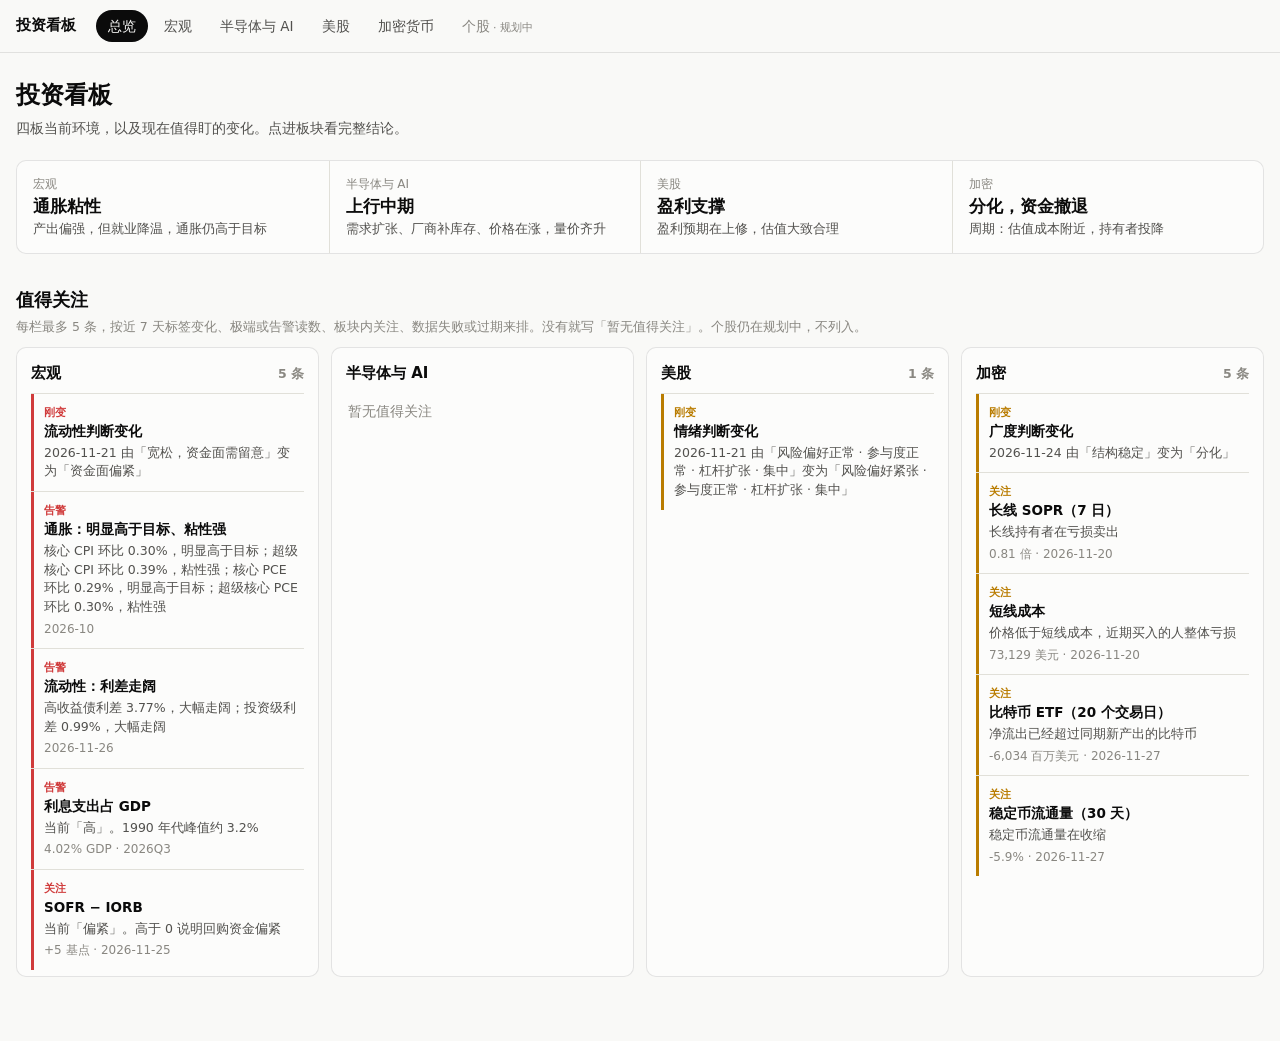
<file: index.html>
<!doctype html>
<html lang="zh-CN">
<head>
  <meta charset="utf-8">
  <meta name="viewport" content="width=device-width, initial-scale=1">
  <meta name="robots" content="noindex">
  <title>投资看板</title>
  <link rel="stylesheet" href="assets/css/site.css">
</head>
<body>
  <header class="topbar">
    <div class="topbar-inner">
      <a class="brand" href="index.html">投资看板</a>
      <nav class="nav" id="nav" aria-label="板块"></nav>
    </div>
  </header>
  <main>
    <div class="page-head">
      <div>
        <h1>投资看板</h1>
        <div class="sub">四板当前环境，以及现在值得盯的变化。点进板块看完整结论。</div>
      </div>
    </div>
    <section class="card env-strip" id="env" aria-label="四板当前环境">
      <div class="env-k">读取中…</div>
    </section>
    <h2 class="layer" id="attn-title">值得关注</h2>
    <p class="layer-sub">每栏最多 5 条，按近 7 天标签变化、极端或告警读数、板块内关注、数据失败或过期来排。没有就写「暂无值得关注」。个股仍在规划中，不列入。</p>
    <div class="attn" id="attn" aria-labelledby="attn-title"></div>
  </main>
  <script src="assets/js/common.js"></script>
  <script src="assets/js/overview.js"></script>
</body>
</html>
</file>
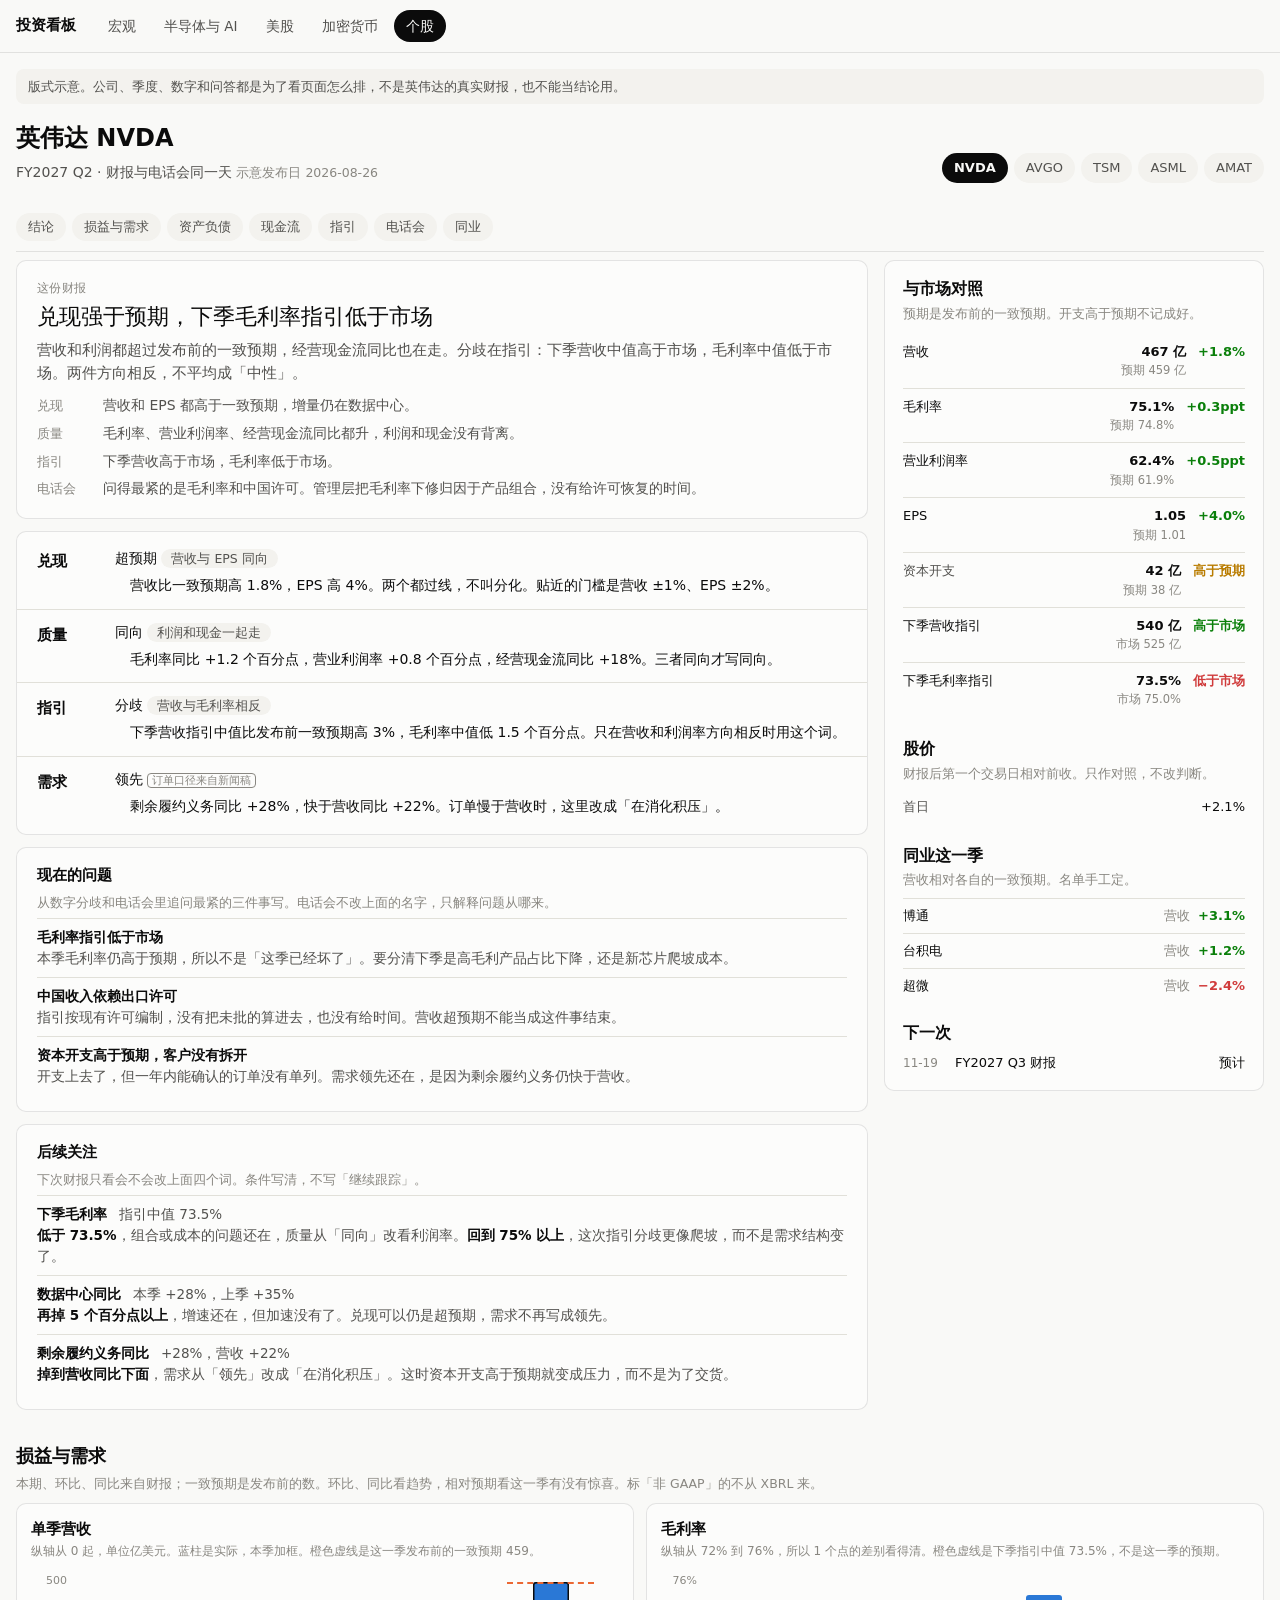
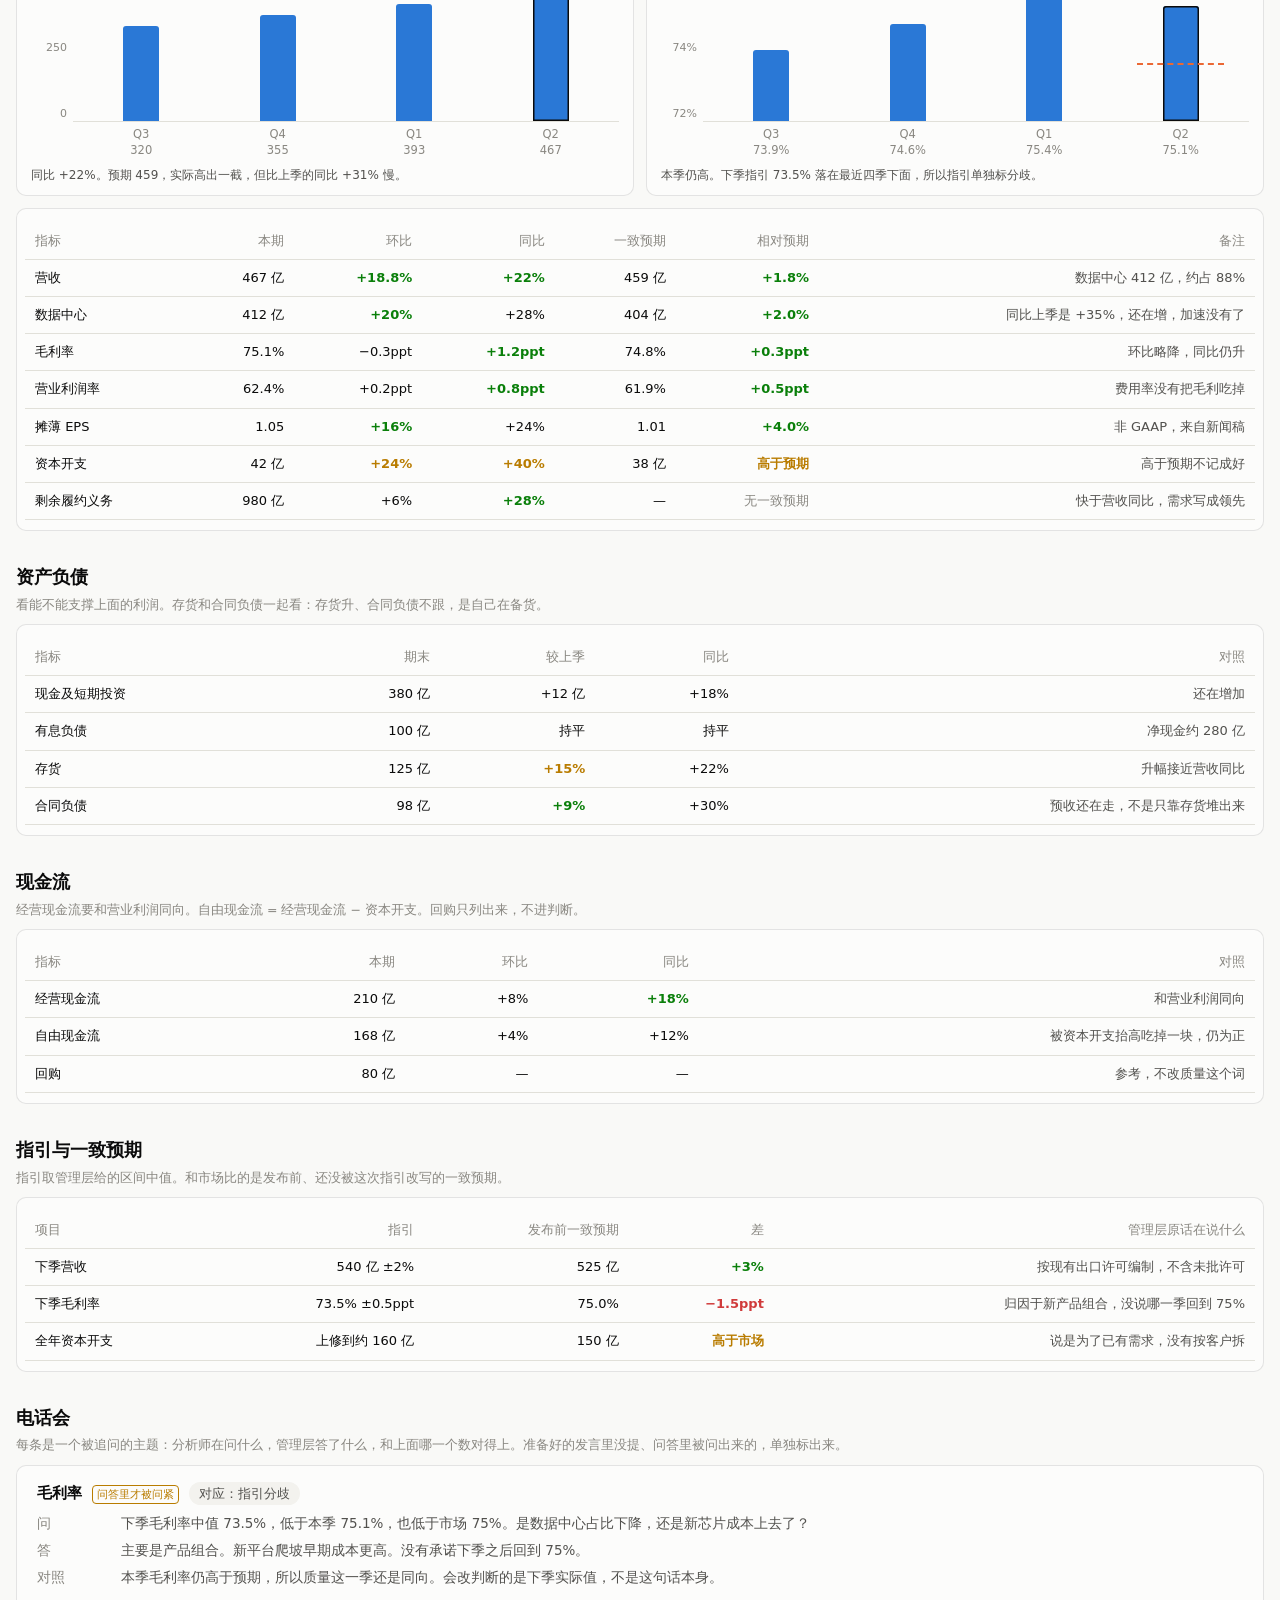
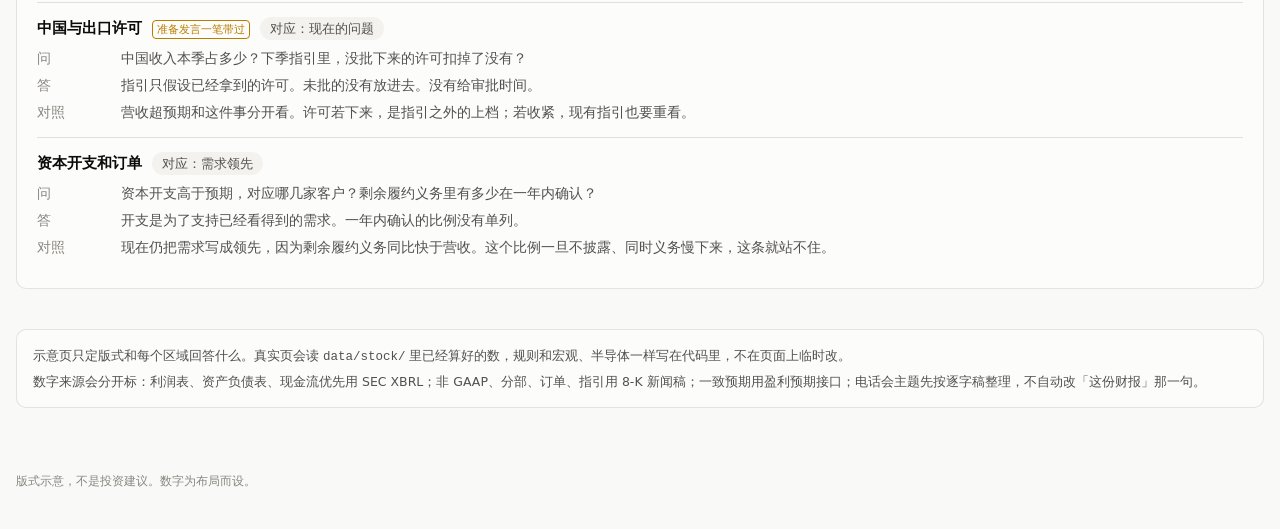
<file: design/stock-preview.html>
<!doctype html>
<html lang="zh-CN">
<head>
  <meta charset="utf-8">
  <meta name="viewport" content="width=device-width, initial-scale=1">
  <meta name="robots" content="noindex">
  <title>个股 · 英伟达 · 版式示意</title>
  <link rel="stylesheet" href="../assets/css/site.css">
  <style>
    .preview-banner {
      margin: -8px 0 16px; padding: 8px 12px; border-radius: 8px;
      background: var(--surface-2); color: var(--ink-2); font-size: 12.5px;
    }
    .co-switch { display: flex; flex-wrap: wrap; gap: 6px; }
    .co-switch a, .co-switch span {
      padding: 5px 12px; border-radius: 999px; background: var(--surface-2);
      color: var(--ink-2); font-size: 13px;
    }
    .co-switch .on { background: var(--ink); color: var(--page); font-weight: 600; }
    .beat { color: var(--st-ok); font-weight: 650; }
    .miss { color: var(--st-alert); font-weight: 650; }
    .split { color: var(--st-watch); font-weight: 650; }
    .kpi { padding: 4px 0 2px; }
    .kpi li { grid-template-columns: 92px minmax(0, 1fr) auto; }
    .kpi .up-num { font-weight: 600; color: var(--ink); }
    .peer { list-style: none; margin: 8px 0 0; padding: 0; }
    .peer li {
      display: grid; grid-template-columns: 1fr auto auto; gap: 8px;
      padding: 7px 0; border-top: 1px solid var(--grid); font-size: 13px;
      font-variant-numeric: tabular-nums;
    }
    .fin { padding: 6px 8px 10px; }
    .fin table.data { font-size: 13px; }
    .fin table.data th, .fin table.data td { padding: 8px 10px; }
    .fin table.data th { color: var(--muted); font-weight: 500; }
    .name-cell { text-align: left; font-weight: 500; }
    .note-cell { text-align: left; color: var(--ink-2); white-space: normal; min-width: 180px; }
    .qa { padding: 16px 20px; display: grid; gap: 0; }
    .qa-item { padding: 14px 0; border-top: 1px solid var(--grid); }
    .qa-item:first-child { border-top: 0; padding-top: 0; }
    .qa-top { display: flex; gap: 10px; align-items: baseline; flex-wrap: wrap; }
    .qa-top h3 { font-size: 15px; }
    .qa-grid { display: grid; grid-template-columns: 72px minmax(0, 1fr); gap: 6px 12px; margin-top: 8px; font-size: 13.5px; line-height: 1.55; }
    .qa-k { color: var(--muted); }
    .qa-grid p { margin: 0; color: var(--ink-2); }
    .plot { display: grid; grid-template-columns: 36px minmax(0, 1fr); gap: 6px; margin-top: 12px; }
    .yaxis { display: flex; flex-direction: column; justify-content: space-between; height: 150px; font-size: 11px; color: var(--muted); text-align: right; font-variant-numeric: tabular-nums; }
    .plot-area { position: relative; height: 150px; display: grid; grid-template-columns: repeat(4, 1fr); align-items: end; border-bottom: 1px solid var(--grid); }
    .col { position: relative; height: 100%; display: flex; align-items: flex-end; justify-content: center; }
    .bar { width: 36px; background: var(--s1); border-radius: 3px 3px 0 0; }
    .bar.now { box-shadow: inset 0 0 0 1.5px var(--ink); }
    .est { position: absolute; left: 18%; right: 18%; height: 0; border-top: 2px dashed var(--s2); }
    .xlab { position: absolute; top: calc(100% + 6px); left: 0; right: 0; text-align: center; font-size: 11.5px; color: var(--muted); font-variant-numeric: tabular-nums; line-height: 1.35; }
    .chart .c-body.mock { height: auto; padding-bottom: 36px; }
    .chart .c-body.mock { height: auto; }
    .two { display: grid; grid-template-columns: 1.3fr .7fr; gap: 12px; }
    @media (max-width: 860px) { .two { grid-template-columns: 1fr; } .qa-grid { grid-template-columns: 1fr; } }
  </style>
</head>
<body>
  <header class="topbar">
    <div class="topbar-inner">
      <a class="brand" href="../index.html">投资看板</a>
      <nav class="nav" aria-label="板块">
        <a href="../macro.html">宏观</a>
        <a href="../semis.html">半导体与 AI</a>
        <a href="../us.html">美股</a>
        <a href="../crypto.html">加密货币</a>
        <a href="stock-preview.html" class="active" aria-current="page">个股</a>
      </nav>
    </div>
  </header>
  <main>
    <p class="preview-banner">版式示意。公司、季度、数字和问答都是为了看页面怎么排，不是英伟达的真实财报，也不能当结论用。</p>

    <div class="page-head">
      <div>
        <h1>英伟达 NVDA</h1>
        <div class="sub">FY2027 Q2 · 财报与电话会同一天 <span class="muted small">示意发布日 2026-08-26</span></div>
      </div>
      <div class="co-switch" aria-label="观察名单">
        <span class="on">NVDA</span>
        <span>AVGO</span>
        <span>TSM</span>
        <span>ASML</span>
        <span>AMAT</span>
      </div>
    </div>

    <div class="section-nav">
      <div class="chips">
        <a href="#verdict">结论</a>
        <a href="#pl">损益与需求</a>
        <a href="#bs">资产负债</a>
        <a href="#cf">现金流</a>
        <a href="#guide">指引</a>
        <a href="#call">电话会</a>
        <a href="#peers">同业</a>
      </div>
    </div>

    <div class="top">
      <div class="top-main">
        <section class="card verdict" id="verdict">
          <div class="v-label">这份财报</div>
          <div class="v-head">兑现强于预期，下季毛利率指引低于市场</div>
          <p class="v-meaning">营收和利润都超过发布前的一致预期，经营现金流同比也在走。分歧在指引：下季营收中值高于市场，毛利率中值低于市场。两件方向相反，不平均成「中性」。</p>
          <ul class="v-lines">
            <li><span class="v-k">兑现</span><span>营收和 EPS 都高于一致预期，增量仍在数据中心。</span></li>
            <li><span class="v-k">质量</span><span>毛利率、营业利润率、经营现金流同比都升，利润和现金没有背离。</span></li>
            <li><span class="v-k">指引</span><span>下季营收高于市场，毛利率低于市场。</span></li>
            <li><span class="v-k">电话会</span><span>问得最紧的是毛利率和中国许可。管理层把毛利率下修归因于产品组合，没有给许可恢复的时间。</span></li>
          </ul>
        </section>

        <section class="card states" aria-label="四个判断">
          <a class="st-row" href="#pl">
            <div class="st-name">兑现</div>
            <div class="st-body">
              <div class="st-head">超预期 <span class="tag-state">营收与 EPS 同向</span></div>
              <div class="st-why">营收比一致预期高 1.8%，EPS 高 4%。两个都过线，不叫分化。贴近的门槛是营收 ±1%、EPS ±2%。</div>
            </div>
          </a>
          <a class="st-row" href="#pl">
            <div class="st-name">质量</div>
            <div class="st-body">
              <div class="st-head">同向 <span class="tag-state">利润和现金一起走</span></div>
              <div class="st-why">毛利率同比 +1.2 个百分点，营业利润率 +0.8 个百分点，经营现金流同比 +18%。三者同向才写同向。</div>
            </div>
          </a>
          <a class="st-row" href="#guide">
            <div class="st-name">指引</div>
            <div class="st-body">
              <div class="st-head">分歧 <span class="tag-state">营收与毛利率相反</span></div>
              <div class="st-why">下季营收指引中值比发布前一致预期高 3%，毛利率中值低 1.5 个百分点。只在营收和利润率方向相反时用这个词。</div>
            </div>
          </a>
          <a class="st-row" href="#pl">
            <div class="st-name">需求</div>
            <div class="st-body">
              <div class="st-head">领先 <span class="tag tag-ref">订单口径来自新闻稿</span></div>
              <div class="st-why">剩余履约义务同比 +28%，快于营收同比 +22%。订单慢于营收时，这里改成「在消化积压」。</div>
            </div>
          </a>
        </section>

        <section class="card watch-card" id="problems">
          <h2 class="sub-h">现在的问题</h2>
          <p class="small muted">从数字分歧和电话会里追问最紧的三件事写。电话会不改上面的名字，只解释问题从哪来。</p>
          <ul class="wl">
            <li>
              <div><span class="w-name">毛利率指引低于市场</span></div>
              <div class="w-sig">本季毛利率仍高于预期，所以不是「这季已经坏了」。要分清下季是高毛利产品占比下降，还是新芯片爬坡成本。</div>
            </li>
            <li>
              <div><span class="w-name">中国收入依赖出口许可</span></div>
              <div class="w-sig">指引按现有许可编制，没有把未批的算进去，也没有给时间。营收超预期不能当成这件事结束。</div>
            </li>
            <li>
              <div><span class="w-name">资本开支高于预期，客户没有拆开</span></div>
              <div class="w-sig">开支上去了，但一年内能确认的订单没有单列。需求领先还在，是因为剩余履约义务仍快于营收。</div>
            </li>
          </ul>
        </section>

        <section class="card watch-card" id="watch">
          <h2 class="sub-h">后续关注</h2>
          <p class="small muted">下次财报只看会不会改上面四个词。条件写清，不写「继续跟踪」。</p>
          <ul class="wl">
            <li>
              <div><span class="w-name">下季毛利率</span><span class="w-now">指引中值 73.5%</span></div>
              <div class="w-sig"><b>低于 73.5%</b>，组合或成本的问题还在，质量从「同向」改看利润率。<b>回到 75% 以上</b>，这次指引分歧更像爬坡，而不是需求结构变了。</div>
            </li>
            <li>
              <div><span class="w-name">数据中心同比</span><span class="w-now">本季 +28%，上季 +35%</span></div>
              <div class="w-sig"><b>再掉 5 个百分点以上</b>，增速还在，但加速没有了。兑现可以仍是超预期，需求不再写成领先。</div>
            </li>
            <li>
              <div><span class="w-name">剩余履约义务同比</span><span class="w-now">+28%，营收 +22%</span></div>
              <div class="w-sig"><b>掉到营收同比下面</b>，需求从「领先」改成「在消化积压」。这时资本开支高于预期就变成压力，而不是为了交货。</div>
            </li>
          </ul>
        </section>
      </div>

      <aside class="card side">
        <h2>与市场对照</h2>
        <p class="small muted">预期是发布前的一致预期。开支高于预期不记成好。</p>
        <ul class="reads kpi">
          <li class="hi">
            <span class="up-title">营收</span>
            <span class="up-num">467 亿<small>预期 459 亿</small></span>
            <span class="beat">+1.8%</span>
          </li>
          <li class="hi">
            <span class="up-title">毛利率</span>
            <span class="up-num">75.1%<small>预期 74.8%</small></span>
            <span class="beat">+0.3ppt</span>
          </li>
          <li class="hi">
            <span class="up-title">营业利润率</span>
            <span class="up-num">62.4%<small>预期 61.9%</small></span>
            <span class="beat">+0.5ppt</span>
          </li>
          <li class="hi">
            <span class="up-title">EPS</span>
            <span class="up-num">1.05<small>预期 1.01</small></span>
            <span class="beat">+4.0%</span>
          </li>
          <li>
            <span class="up-title">资本开支</span>
            <span class="up-num">42 亿<small>预期 38 亿</small></span>
            <span class="split">高于预期</span>
          </li>
          <li class="hi">
            <span class="up-title">下季营收指引</span>
            <span class="up-num">540 亿<small>市场 525 亿</small></span>
            <span class="beat">高于市场</span>
          </li>
          <li class="hi">
            <span class="up-title">下季毛利率指引</span>
            <span class="up-num">73.5%<small>市场 75.0%</small></span>
            <span class="miss">低于市场</span>
          </li>
        </ul>

        <h2 class="side-h2">股价</h2>
        <p class="small muted">财报后第一个交易日相对前收。只作对照，不改判断。</p>
        <ul class="reads">
          <li><span class="up-title">首日</span><span class="up-num">+2.1%</span></li>
        </ul>

        <h2 class="side-h2" id="peers">同业这一季</h2>
        <p class="small muted">营收相对各自的一致预期。名单手工定。</p>
        <ul class="peer">
          <li><span>博通</span><span class="muted">营收</span><span class="beat">+3.1%</span></li>
          <li><span>台积电</span><span class="muted">营收</span><span class="beat">+1.2%</span></li>
          <li><span>超微</span><span class="muted">营收</span><span class="miss">−2.4%</span></li>
        </ul>

        <h2 class="side-h2">下一次</h2>
        <ul class="up-list">
          <li class="hi">
            <span class="up-time">11-19</span>
            <span class="up-title">FY2027 Q3 财报</span>
            <span class="up-num">预计</span>
          </li>
        </ul>
      </aside>
    </div>

    <h2 class="layer" id="pl">损益与需求</h2>
    <p class="layer-sub">本期、环比、同比来自财报；一致预期是发布前的数。环比、同比看趋势，相对预期看这一季有没有惊喜。标「非 GAAP」的不从 XBRL 来。</p>

    <div class="charts">
      <article class="card chart">
        <h3>单季营收</h3>
        <div class="c-sub">纵轴从 0 起，单位亿美元。蓝柱是实际，本季加框。橙色虚线是这一季发布前的一致预期 459。</div>
        <div class="c-body mock">
          <div class="plot" aria-hidden="true">
            <div class="yaxis"><span>500</span><span>250</span><span>0</span></div>
            <div class="plot-area">
              <div class="col"><div class="bar" style="height:64%"></div><span class="xlab">Q3<br>320</span></div>
              <div class="col"><div class="bar" style="height:71%"></div><span class="xlab">Q4<br>355</span></div>
              <div class="col"><div class="bar" style="height:78.6%"></div><span class="xlab">Q1<br>393</span></div>
              <div class="col"><div class="bar now" style="height:93.4%"></div><i class="est" style="bottom:91.8%"></i><span class="xlab">Q2<br>467</span></div>
            </div>
          </div>
        </div>
        <div class="c-note">同比 +22%。预期 459，实际高出一截，但比上季的同比 +31% 慢。</div>
      </article>
      <article class="card chart">
        <h3>毛利率</h3>
        <div class="c-sub">纵轴从 72% 到 76%，所以 1 个点的差别看得清。橙色虚线是下季指引中值 73.5%，不是这一季的预期。</div>
        <div class="c-body mock">
          <div class="plot" aria-hidden="true">
            <div class="yaxis"><span>76%</span><span>74%</span><span>72%</span></div>
            <div class="plot-area">
              <div class="col"><div class="bar" style="height:47.5%"></div><span class="xlab">Q3<br>73.9%</span></div>
              <div class="col"><div class="bar" style="height:65%"></div><span class="xlab">Q4<br>74.6%</span></div>
              <div class="col"><div class="bar" style="height:85%"></div><span class="xlab">Q1<br>75.4%</span></div>
              <div class="col"><div class="bar now" style="height:77.5%"></div><i class="est" style="bottom:37.5%"></i><span class="xlab">Q2<br>75.1%</span></div>
            </div>
          </div>
        </div>
        <div class="c-note">本季仍高。下季指引 73.5% 落在最近四季下面，所以指引单独标分歧。</div>
      </article>
    </div>

    <div class="card fin" style="margin-top:12px">
      <div class="table-wrap">
        <table class="data">
          <thead>
            <tr>
              <th>指标</th><th>本期</th><th>环比</th><th>同比</th><th>一致预期</th><th>相对预期</th><th>备注</th>
            </tr>
          </thead>
          <tbody>
            <tr>
              <td class="name-cell">营收</td><td>467 亿</td><td class="beat">+18.8%</td><td class="beat">+22%</td><td>459 亿</td><td class="beat">+1.8%</td>
              <td class="note-cell">数据中心 412 亿，约占 88%</td>
            </tr>
            <tr>
              <td class="name-cell">数据中心</td><td>412 亿</td><td class="beat">+20%</td><td>+28%</td><td>404 亿</td><td class="beat">+2.0%</td>
              <td class="note-cell">同比上季是 +35%，还在增，加速没有了</td>
            </tr>
            <tr>
              <td class="name-cell">毛利率</td><td>75.1%</td><td>−0.3ppt</td><td class="beat">+1.2ppt</td><td>74.8%</td><td class="beat">+0.3ppt</td>
              <td class="note-cell">环比略降，同比仍升</td>
            </tr>
            <tr>
              <td class="name-cell">营业利润率</td><td>62.4%</td><td>+0.2ppt</td><td class="beat">+0.8ppt</td><td>61.9%</td><td class="beat">+0.5ppt</td>
              <td class="note-cell">费用率没有把毛利吃掉</td>
            </tr>
            <tr>
              <td class="name-cell">摊薄 EPS</td><td>1.05</td><td class="beat">+16%</td><td>+24%</td><td>1.01</td><td class="beat">+4.0%</td>
              <td class="note-cell">非 GAAP，来自新闻稿</td>
            </tr>
            <tr>
              <td class="name-cell">资本开支</td><td>42 亿</td><td class="split">+24%</td><td class="split">+40%</td><td>38 亿</td><td class="split">高于预期</td>
              <td class="note-cell">高于预期不记成好</td>
            </tr>
            <tr>
              <td class="name-cell">剩余履约义务</td><td>980 亿</td><td>+6%</td><td class="beat">+28%</td><td>—</td><td class="muted">无一致预期</td>
              <td class="note-cell">快于营收同比，需求写成领先</td>
            </tr>
          </tbody>
        </table>
      </div>
    </div>

    <h2 class="layer" id="bs">资产负债</h2>
    <p class="layer-sub">看能不能支撑上面的利润。存货和合同负债一起看：存货升、合同负债不跟，是自己在备货。</p>
    <div class="card fin">
      <div class="table-wrap">
        <table class="data">
          <thead>
            <tr><th>指标</th><th>期末</th><th>较上季</th><th>同比</th><th>对照</th></tr>
          </thead>
          <tbody>
            <tr>
              <td class="name-cell">现金及短期投资</td><td>380 亿</td><td>+12 亿</td><td>+18%</td>
              <td class="note-cell">还在增加</td>
            </tr>
            <tr>
              <td class="name-cell">有息负债</td><td>100 亿</td><td>持平</td><td>持平</td>
              <td class="note-cell">净现金约 280 亿</td>
            </tr>
            <tr>
              <td class="name-cell">存货</td><td>125 亿</td><td class="split">+15%</td><td>+22%</td>
              <td class="note-cell">升幅接近营收同比</td>
            </tr>
            <tr>
              <td class="name-cell">合同负债</td><td>98 亿</td><td class="beat">+9%</td><td>+30%</td>
              <td class="note-cell">预收还在走，不是只靠存货堆出来</td>
            </tr>
          </tbody>
        </table>
      </div>
    </div>

    <h2 class="layer" id="cf">现金流</h2>
    <p class="layer-sub">经营现金流要和营业利润同向。自由现金流 = 经营现金流 − 资本开支。回购只列出来，不进判断。</p>
    <div class="card fin">
      <div class="table-wrap">
        <table class="data">
          <thead>
            <tr><th>指标</th><th>本期</th><th>环比</th><th>同比</th><th>对照</th></tr>
          </thead>
          <tbody>
            <tr>
              <td class="name-cell">经营现金流</td><td>210 亿</td><td>+8%</td><td class="beat">+18%</td>
              <td class="note-cell">和营业利润同向</td>
            </tr>
            <tr>
              <td class="name-cell">自由现金流</td><td>168 亿</td><td>+4%</td><td>+12%</td>
              <td class="note-cell">被资本开支抬高吃掉一块，仍为正</td>
            </tr>
            <tr>
              <td class="name-cell">回购</td><td>80 亿</td><td>—</td><td>—</td>
              <td class="note-cell">参考，不改质量这个词</td>
            </tr>
          </tbody>
        </table>
      </div>
    </div>

    <h2 class="layer" id="guide">指引与一致预期</h2>
    <p class="layer-sub">指引取管理层给的区间中值。和市场比的是发布前、还没被这次指引改写的一致预期。</p>
    <div class="card fin">
      <div class="table-wrap">
        <table class="data">
          <thead>
            <tr><th>项目</th><th>指引</th><th>发布前一致预期</th><th>差</th><th>管理层原话在说什么</th></tr>
          </thead>
          <tbody>
            <tr>
              <td class="name-cell">下季营收</td><td>540 亿 ±2%</td><td>525 亿</td><td class="beat">+3%</td>
              <td class="note-cell">按现有出口许可编制，不含未批许可</td>
            </tr>
            <tr>
              <td class="name-cell">下季毛利率</td><td>73.5% ±0.5ppt</td><td>75.0%</td><td class="miss">−1.5ppt</td>
              <td class="note-cell">归因于新产品组合，没说哪一季回到 75%</td>
            </tr>
            <tr>
              <td class="name-cell">全年资本开支</td><td>上修到约 160 亿</td><td>150 亿</td><td class="split">高于市场</td>
              <td class="note-cell">说是为了已有需求，没有按客户拆</td>
            </tr>
          </tbody>
        </table>
      </div>
    </div>

    <h2 class="layer" id="call">电话会</h2>
    <p class="layer-sub">每条是一个被追问的主题：分析师在问什么，管理层答了什么，和上面哪一个数对得上。准备好的发言里没提、问答里被问出来的，单独标出来。</p>
    <section class="card qa">
      <article class="qa-item">
        <div class="qa-top">
          <h3>毛利率</h3>
          <span class="tag">问答里才被问紧</span>
          <span class="tag-state">对应：指引分歧</span>
        </div>
        <div class="qa-grid">
          <div class="qa-k">问</div>
          <p>下季毛利率中值 73.5%，低于本季 75.1%，也低于市场 75%。是数据中心占比下降，还是新芯片成本上去了？</p>
          <div class="qa-k">答</div>
          <p>主要是产品组合。新平台爬坡早期成本更高。没有承诺下季之后回到 75%。</p>
          <div class="qa-k">对照</div>
          <p>本季毛利率仍高于预期，所以质量这一季还是同向。会改判断的是下季实际值，不是这句话本身。</p>
        </div>
      </article>
      <article class="qa-item">
        <div class="qa-top">
          <h3>中国与出口许可</h3>
          <span class="tag">准备发言一笔带过</span>
          <span class="tag-state">对应：现在的问题</span>
        </div>
        <div class="qa-grid">
          <div class="qa-k">问</div>
          <p>中国收入本季占多少？下季指引里，没批下来的许可扣掉了没有？</p>
          <div class="qa-k">答</div>
          <p>指引只假设已经拿到的许可。未批的没有放进去。没有给审批时间。</p>
          <div class="qa-k">对照</div>
          <p>营收超预期和这件事分开看。许可若下来，是指引之外的上档；若收紧，现有指引也要重看。</p>
        </div>
      </article>
      <article class="qa-item">
        <div class="qa-top">
          <h3>资本开支和订单</h3>
          <span class="tag-state">对应：需求领先</span>
        </div>
        <div class="qa-grid">
          <div class="qa-k">问</div>
          <p>资本开支高于预期，对应哪几家客户？剩余履约义务里有多少在一年内确认？</p>
          <div class="qa-k">答</div>
          <p>开支是为了支持已经看得到的需求。一年内确认的比例没有单列。</p>
          <div class="qa-k">对照</div>
          <p>现在仍把需求写成领先，因为剩余履约义务同比快于营收。这个比例一旦不披露、同时义务慢下来，这条就站不住。</p>
        </div>
      </article>
    </section>

    <div class="card notes">
      <p>示意页只定版式和每个区域回答什么。真实页会读 <code>data/stock/</code> 里已经算好的数，规则和宏观、半导体一样写在代码里，不在页面上临时改。</p>
      <p>数字来源会分开标：利润表、资产负债表、现金流优先用 SEC XBRL；非 GAAP、分部、订单、指引用 8-K 新闻稿；一致预期用盈利预期接口；电话会主题先按逐字稿整理，不自动改「这份财报」那一句。</p>
    </div>
  </main>
  <footer>版式示意，不是投资建议。数字为布局而设。</footer>
</body>
</html>
</file>
<file: assets/css/site.css>
:root {
  color-scheme: light;
  --page: #f9f9f7;
  --surface: #fcfcfb;
  --surface-2: #f3f2ee;
  --ink: #0b0b0b;
  --ink-2: #52514e;
  --muted: #898781;
  --grid: #e1e0d9;
  --axis: #c3c2b7;
  --border: rgba(11, 11, 11, 0.10);
  --accent: #2a78d6;
  --s1: #2a78d6; --s2: #eb6834; --s3: #1baf7a; --s4: #eda100;
  --s5: #e87ba4; --s6: #008300; --s7: #4a3aa7; --s8: #e34948;
  --neg: #e34948; --pos: #2a78d6;
  --st-alert: #d03b3b; --st-watch: #b97c00; --st-ok: #0a7f0a;
  --radius: 10px;
  --font: system-ui, -apple-system, "Segoe UI", "PingFang SC", "Microsoft YaHei", sans-serif;
}
@media (prefers-color-scheme: dark) {
  :root:not([data-theme="light"]) {
    color-scheme: dark;
    --page: #0d0d0d; --surface: #1a1a19; --surface-2: #232321;
    --ink: #ffffff; --ink-2: #c3c2b7; --muted: #898781;
    --grid: #2c2c2a; --axis: #383835; --border: rgba(255, 255, 255, 0.10);
    --accent: #3987e5;
    --s1: #3987e5; --s2: #d95926; --s3: #199e70; --s4: #c98500;
    --s5: #d55181; --s6: #008300; --s7: #9085e9; --s8: #e66767;
    --neg: #e66767; --pos: #3987e5;
    --st-alert: #e66767; --st-watch: #fab219; --st-ok: #0ca30c;
  }
}
:root[data-theme="dark"] {
  color-scheme: dark;
  --page: #0d0d0d; --surface: #1a1a19; --surface-2: #232321;
  --ink: #ffffff; --ink-2: #c3c2b7; --muted: #898781;
  --grid: #2c2c2a; --axis: #383835; --border: rgba(255, 255, 255, 0.10);
  --accent: #3987e5;
  --s1: #3987e5; --s2: #d95926; --s3: #199e70; --s4: #c98500;
  --s5: #d55181; --s6: #008300; --s7: #9085e9; --s8: #e66767;
  --neg: #e66767; --pos: #3987e5;
  --st-alert: #e66767; --st-watch: #fab219; --st-ok: #0ca30c;
}

* { box-sizing: border-box; }
html { -webkit-text-size-adjust: 100%; }
body {
  margin: 0;
  background: var(--page);
  color: var(--ink);
  font: 14px/1.55 var(--font);
}
a { color: var(--accent); text-decoration: none; }
a:hover { text-decoration: underline; }
h1, h2, h3, h4 { margin: 0; font-weight: 600; letter-spacing: 0; }

/* ---- 顶栏 ---- */
.topbar {
  position: sticky; top: 0; z-index: 20;
  background: color-mix(in srgb, var(--page) 88%, transparent);
  backdrop-filter: saturate(1.4) blur(8px);
  border-bottom: 1px solid var(--border);
}
.topbar-inner {
  max-width: 1320px; margin: 0 auto; padding: 0 16px;
  display: flex; align-items: center; gap: 20px; height: 52px;
}
.brand { font-weight: 700; font-size: 15px; color: var(--ink); white-space: nowrap; }
.brand:hover { text-decoration: none; }
.nav { display: flex; gap: 4px; overflow-x: auto; scrollbar-width: none; }
.nav::-webkit-scrollbar { display: none; }
.nav a, .nav span {
  padding: 6px 12px; border-radius: 999px; color: var(--ink-2); white-space: nowrap; font-size: 13.5px;
}
.nav a:hover { background: var(--surface-2); text-decoration: none; }
.nav a.active { background: var(--ink); color: var(--page); }
.nav span.soon { color: var(--muted); }
.nav span.soon::after { content: " · 规划中"; font-size: 11px; }

/* ---- 主体 ---- */
main { max-width: 1320px; margin: 0 auto; padding: 24px 16px 64px; }
.page-head { display: flex; flex-wrap: wrap; align-items: flex-end; justify-content: space-between; gap: 12px; margin-bottom: 20px; }
.page-head h1 { font-size: 24px; }
.page-head .sub { color: var(--ink-2); margin-top: 4px; }
.muted { color: var(--muted); }
.small { font-size: 12.5px; }

.seg { display: inline-flex; background: var(--surface-2); border-radius: 999px; padding: 3px; gap: 2px; }
.seg button {
  border: 0; background: transparent; color: var(--ink-2); font: inherit; font-size: 13px;
  padding: 5px 12px; border-radius: 999px; cursor: pointer;
}
.seg button[aria-pressed="true"] { background: var(--surface); color: var(--ink); box-shadow: 0 0 0 1px var(--border); font-weight: 600; }

.card {
  background: var(--surface); border: 1px solid var(--border); border-radius: var(--radius);
}

/* ---- 状态标签：第一屏和依据里的每一块都用同一种，靠右 ---- */
.tag-state { font-size: 12.5px; color: var(--ink-2); padding: 2px 10px; border-radius: 999px; background: var(--surface-2); white-space: nowrap; font-weight: 400; }

/* ---- 分区导航 ---- */
.section-nav {
  position: sticky; top: 52px; z-index: 10; background: var(--page);
  display: flex; flex-wrap: wrap; gap: 8px; align-items: center; justify-content: space-between;
  padding: 10px 0; margin-bottom: 8px; border-bottom: 1px solid var(--border);
}
.chips { display: flex; gap: 6px; overflow-x: auto; scrollbar-width: none; }
.chips a { padding: 4px 12px; border-radius: 999px; background: var(--surface-2); color: var(--ink-2); white-space: nowrap; font-size: 13px; }
.chips a:hover { text-decoration: none; color: var(--ink); }

section.dim { padding-top: 28px; scroll-margin-top: 110px; }
section.dim > h2 { font-size: 20px; }
.group-title { font-size: 14px; color: var(--ink-2); font-weight: 600; margin: 22px 0 10px; }

/* ---- 图 ---- */
.charts { display: grid; grid-template-columns: repeat(2, minmax(0, 1fr)); gap: 12px; }
@media (max-width: 860px) { .charts { grid-template-columns: minmax(0, 1fr); } }
.chart { padding: 14px 14px 10px; min-width: 0; }
.chart h3 { font-size: 14.5px; }
.chart .c-sub { font-size: 12px; color: var(--muted); margin-top: 1px; }
.chart .c-body { position: relative; height: 260px; margin-top: 8px; }
.chart .c-note { font-size: 12px; color: var(--ink-2); margin-top: 8px; }
.chart .c-foot { display: flex; justify-content: space-between; gap: 8px; margin-top: 6px; font-size: 12px; }
.chart .c-foot button { border: 0; background: none; color: var(--accent); font: inherit; cursor: pointer; padding: 0; }
.legend { display: flex; flex-wrap: wrap; gap: 4px 14px; font-size: 12.5px; color: var(--ink-2); margin-top: 6px; }
.legend span { display: inline-flex; align-items: center; gap: 6px; }
.legend i { width: 12px; height: 3px; border-radius: 2px; display: inline-block; }
.legend i.bar { height: 10px; width: 10px; border-radius: 2px; }
.legend i.dash { background: none !important; border-top: 2px dashed currentColor; height: 0; }
table.data { width: 100%; border-collapse: collapse; font-size: 12px; margin-top: 8px; font-variant-numeric: tabular-nums; }
table.data th, table.data td { padding: 3px 6px; border-bottom: 1px solid var(--grid); text-align: right; white-space: nowrap; }
table.data th:first-child, table.data td:first-child { text-align: left; }
.table-wrap { overflow-x: auto; }

/* ---- 数据状态 ---- */
.health { margin-top: 40px; padding: 14px 16px; }
.health summary { cursor: pointer; font-weight: 600; }
.health .bad { color: var(--neg); }

/* ---- 首页 ---- */
.env-strip {
  display: grid; grid-template-columns: repeat(4, minmax(0, 1fr));
  margin-bottom: 22px; overflow: hidden;
}
.env-strip a {
  display: block; padding: 14px 16px; color: inherit; min-width: 0;
  border-left: 1px solid var(--grid);
}
.env-strip a:first-child { border-left: 0; }
.env-strip a:hover { text-decoration: none; background: var(--surface-2); }
.env-k { font-size: 12px; color: var(--muted); }
.env-name { font-size: 17px; font-weight: 650; line-height: 1.35; margin-top: 2px; }
.env-sub { font-size: 12.5px; color: var(--ink-2); margin-top: 2px; line-height: 1.45; }

.attn { display: grid; grid-template-columns: repeat(4, minmax(0, 1fr)); gap: 12px; align-items: stretch; }
.attn-col { padding: 14px 14px 6px; min-width: 0; display: flex; flex-direction: column; }
.attn-col h2 { font-size: 15px; display: flex; justify-content: space-between; gap: 8px; align-items: baseline; }
.attn-col h2 a { color: inherit; }
.attn-col h2 a:hover { text-decoration: none; color: var(--accent); }
.attn-list { list-style: none; margin: 8px 0 0; padding: 0; }
.attn-list li { border-top: 1px solid var(--grid); }
.attn-item {
  display: block; padding: 10px 4px 10px 10px; color: inherit;
  border-left: 3px solid var(--st-watch);
}
.attn-item.alert { border-left-color: var(--st-alert); }
.attn-item:hover { text-decoration: none; background: var(--surface-2); }
.attn-kind { font-size: 11px; font-weight: 650; color: var(--st-watch); }
.attn-item.alert .attn-kind { color: var(--st-alert); }
.attn-title { font-weight: 600; font-size: 13.5px; line-height: 1.45; margin-top: 1px; }
.attn-why { color: var(--ink-2); font-size: 12.5px; line-height: 1.5; margin-top: 2px; }
.attn-meta { color: var(--muted); font-size: 12px; margin-top: 3px; font-variant-numeric: tabular-nums; }
.attn-empty { color: var(--muted); padding: 16px 2px 12px; margin: 0; }
@media (max-width: 1040px) {
  .env-strip, .attn { grid-template-columns: repeat(2, minmax(0, 1fr)); }
  .env-strip a:nth-child(odd) { border-left: 0; }
  .env-strip a:nth-child(n + 3) { border-top: 1px solid var(--grid); }
}
@media (max-width: 640px) {
  .env-strip, .attn { grid-template-columns: minmax(0, 1fr); }
  .env-strip a { border-left: 0; border-top: 1px solid var(--grid); }
  .env-strip a:first-child { border-top: 0; }
}
.empty { padding: 40px; text-align: center; color: var(--ink-2); }
footer { max-width: 1320px; margin: 0 auto; padding: 0 16px 40px; color: var(--muted); font-size: 12px; }

/* ---- 第一屏：左边结论，右边即将发布 ---- */
.top { display: grid; grid-template-columns: minmax(0, 1fr) 380px; gap: 16px; align-items: start; }
.top-main { display: grid; gap: 12px; min-width: 0; }
.top-main > * { min-width: 0; }
@media (max-width: 1040px) { .top { grid-template-columns: minmax(0, 1fr); } }

.verdict { padding: 18px 20px; }
.v-label { font-size: 12px; color: var(--muted); letter-spacing: .04em; }
.v-head { font-size: 22px; line-height: 1.4; margin-top: 4px; }
.v-lines { list-style: none; margin: 10px 0 0; padding: 0; display: grid; gap: 6px; }
.v-lines li { display: grid; grid-template-columns: 56px minmax(0, 1fr); gap: 10px; line-height: 1.55; color: var(--ink-2); }
.v-k { font-size: 13px; color: var(--muted); padding-top: 1px; }

.states { padding: 4px 0; }
.st-row {
  display: grid; grid-template-columns: 64px minmax(0, 1fr); gap: 14px; align-items: start;
  padding: 12px 20px; color: inherit; border-top: 1px solid var(--grid);
}
.st-row:first-child { border-top: 0; }
.st-row:hover { text-decoration: none; background: var(--surface-2); }
.st-name { font-weight: 600; font-size: 15px; padding-top: 2px; }
.st-body { display: grid; gap: 6px; justify-items: start; min-width: 0; }
.st-head { font-size: 14px; line-height: 1.5; }
.st-why { margin: 0; padding-left: 1.1em; display: grid; gap: 3px; font-size: 14px; line-height: 1.55; }
.st-why b { font-weight: 600; }
.st-row:hover .st-label { background: var(--surface); }
@media (max-width: 640px) {
  .st-row { grid-template-columns: minmax(0, 1fr); gap: 6px; padding: 12px 16px; }
  .v-lines li { grid-template-columns: 1fr; gap: 0; }
}

.statelog { padding: 12px 20px; }
.statelog summary { cursor: pointer; display: flex; gap: 10px; align-items: baseline; }
.log { list-style: none; margin: 10px 0 0; padding: 0; display: grid; gap: 10px; font-size: 13.5px; }
.log li { display: grid; gap: 2px; padding-top: 8px; border-top: 1px solid var(--grid); line-height: 1.55; }
.log li:first-child { border-top: 0; padding-top: 0; }

/* 即将发布（右栏） */
.side { padding: 16px 18px 10px; }
.side h2 { font-size: 16px; }
.side > p { margin: 2px 0 6px; }
.up-day { display: flex; gap: 6px; align-items: baseline; font-size: 12px; font-weight: 600; color: var(--ink-2); margin-top: 12px; padding-bottom: 4px; border-bottom: 1px solid var(--grid); font-variant-numeric: tabular-nums; }
.up-day span { font-weight: 400; color: var(--muted); }
.up-list { list-style: none; margin: 0; padding: 0; }
.up-list li { display: grid; grid-template-columns: 42px minmax(0, 1fr) auto; gap: 2px 10px; align-items: baseline; padding: 7px 0; border-bottom: 1px solid var(--grid); font-size: 13px; }
.up-list li:last-child { border-bottom: 0; }
.up-time { color: var(--muted); font-size: 12px; font-variant-numeric: tabular-nums; }
.up-title { color: var(--ink-2); }
.up-list li.hi .up-title { color: var(--ink); font-weight: 500; }
.up-title small { color: var(--muted); font-size: 11.5px; margin-left: 6px; font-weight: 400; }
.up-num { text-align: right; font-variant-numeric: tabular-nums; white-space: nowrap; }
.up-num small { display: block; color: var(--muted); font-size: 11.5px; }
.stars { margin-left: 6px; font-size: 11.5px; color: var(--st-watch); letter-spacing: 1px; white-space: nowrap; }
.stars i { font-style: normal; color: var(--grid); }
details.why { grid-column: 2 / -1; font-size: 12.5px; }
details.why > summary { cursor: pointer; color: var(--accent); }
details.why p { margin: 4px 0 0; line-height: 1.55; color: var(--ink-2); }
.side-h2 { margin-top: 18px; }
.read-dim { margin: 14px 0 0; font-size: 12px; font-weight: 600; color: var(--muted); }
.reads { list-style: none; margin: 0; padding: 0; }
.reads li { display: grid; grid-template-columns: minmax(0, 1fr) auto; gap: 1px 12px; align-items: baseline; padding: 8px 0; border-bottom: 1px solid var(--grid); font-size: 13px; }
.reads li:last-child { border-bottom: 0; }
.reads .up-title { color: var(--ink-2); }
.reads li.hi .up-title { color: var(--ink); font-weight: 500; }
.reads .up-num { text-align: right; font-variant-numeric: tabular-nums; white-space: nowrap; }
.reads .up-num small { display: block; color: var(--muted); font-size: 11.5px; font-weight: 400; }
.read-chg { grid-column: 1 / -1; display: flex; flex-wrap: wrap; gap: 4px 8px; align-items: baseline; color: var(--muted); font-size: 12px; }
.read-chg .small { display: inline; }
.read-why { grid-column: 1 / -1; margin: 2px 0 0; font-size: 12.5px; line-height: 1.5; color: var(--ink-2); }
.up-list li.yd { display: block; }
.yd-head { display: grid; grid-template-columns: 42px minmax(0, 1fr) auto; gap: 2px 8px; align-items: start; }
.yd-head .up-title small { display: block; margin: 1px 0 0; }
.up-list .read-why b { font-weight: 600; margin-right: 4px; }
.rule { margin-top: 12px; }

/* ---- 其他层 ---- */
h2.layer { font-size: 18px; margin: 32px 0 4px; }
.layer-sub { color: var(--muted); font-size: 12.5px; margin: 0 0 10px; }
.rel { padding: 14px 16px; }
.rel h3 { font-size: 14.5px; }
.rel table.data td { vertical-align: top; }
details.more { margin-top: 12px; }
details.more > summary { cursor: pointer; color: var(--accent); padding: 6px 0; }

/* ---- 第二层：每维的几个数 ---- */
section.dim > h2 { margin-bottom: 10px; display: flex; justify-content: space-between; align-items: baseline; gap: 12px; }
.evid { padding: 2px 0; margin-bottom: 12px; }
.source-break { margin: 0 0 12px; padding: 10px 14px; background: var(--surface-2); border-radius: 8px; color: var(--ink-2); }
.week-list { margin: 8px 0 0; padding-left: 1.2em; }
.week-list li { margin: 8px 0; }
.ev { display: grid; grid-template-columns: 1.3fr .8fr .8fr 2.4fr; gap: 12px; padding: 9px 16px; border-top: 1px solid var(--grid); align-items: start; font-variant-numeric: tabular-nums; }
.ev.has-mv { grid-template-columns: 1.15fr .7fr .7fr .7fr 2.0fr; }
.ev.has-mv.has-st { grid-template-columns: 1.1fr .65fr .65fr .65fr .7fr 1.85fr; }
.ev.has-surprise { grid-template-columns: minmax(8.5em, 1.15fr) .58fr .52fr .78fr .72fr .78fr minmax(9em, 1.45fr); }
.ev-head { border-top: 0; font-size: 12px; color: var(--muted); padding-top: 8px; padding-bottom: 6px; }
.ev-name a { color: var(--ink); font-weight: 500; }
.ev-name a:hover { color: var(--accent); }
.ev-val b { font-size: 16px; }
.ev-val small { color: var(--muted); margin-left: 3px; }
.ev-anchor { color: var(--ink-2); font-size: 13px; }
.ev-mv, .ev-st, .ev-vd { font-size: 13px; white-space: nowrap; }
.vd-hot { color: var(--st-alert); font-weight: 650; }
.vd-cool { color: var(--st-ok); font-weight: 650; }
.vd-flat { color: var(--muted); font-weight: 500; }
.mv-good2, .mv-good1, .mv-dove1, .mv-dove2 { color: var(--st-ok); }
.mv-good2, .mv-bad2, .mv-hawk2, .mv-dove2 { font-weight: 650; }
.mv-flat { color: var(--muted); font-weight: 500; }
.mv-bad1, .mv-hawk1, .mv-wide1 { color: var(--st-watch); }
.mv-bad2, .mv-hawk2, .mv-wide2 { color: var(--st-alert); }
.mv-tight1, .mv-tight2 { color: var(--st-ok); }
.mv-wide2, .mv-tight2 { font-weight: 650; }
.mv-calm { color: var(--muted); font-weight: 500; }
.lv-optimistic, .lv-strong, .lv-ample, .lv-loose, .lv-easy, .lv-cooled, .lv-anchored, .lv-ok, .lv-cold, .lv-on_target, .lv-down1, .lv-down2, .lv-cut, .lv-low, .lv-low1, .lv-low2 { color: var(--st-ok); }
.lv-normal, .lv-potential, .lv-cool, .lv-stable, .lv-neutral, .lv-hold, .lv-flat, .lv-flat_mom { color: var(--ink-2); font-weight: 500; }
.lv-tight, .lv-watch, .lv-hot1, .lv-elevated, .lv-up1, .lv-hike, .lv-high1, .lv-weak, .lv-below, .lv-accel { color: var(--st-watch); }
.lv-stress, .lv-crisis, .lv-alert, .lv-hot2, .lv-sticky, .lv-worse, .lv-stall, .lv-high, .lv-restrictive, .lv-up2, .lv-upshift, .lv-high2, .lv-contract { color: var(--st-alert); }
.lv-expand { color: var(--st-ok); }
.st-filter { display: flex; flex-wrap: wrap; gap: 6px; margin: 0 0 12px; }
.st-filter button { border: 0; background: var(--surface-2); color: var(--ink-2); border-radius: 999px; padding: 4px 12px; font: inherit; font-size: 13px; cursor: pointer; }
.st-filter button[aria-pressed="true"] { background: var(--ink); color: var(--page); }
.tag { font-size: 11px; color: var(--st-watch); border: 1px solid currentColor; border-radius: 4px; padding: 0 4px; font-weight: 400; white-space: nowrap; }
.tag-alert { color: var(--st-alert); }
.tag-ref { color: var(--muted); }
.m-label { display: none; font-style: normal; color: var(--muted); font-size: 11.5px; margin-right: 4px; }
@media (max-width: 760px) {
  .ev-head { display: none; }
  .ev { grid-template-columns: 1fr 1fr; gap: 4px 12px; }
  .ev-name, .ev-anchor { grid-column: 1 / -1; }
  .ev.has-mv, .ev.has-mv.has-st, .ev.has-surprise { grid-template-columns: 1fr 1fr; }
  .ev.has-surprise .ev-name, .ev.has-surprise .ev-anchor { grid-column: 1 / -1; }
  .m-label { display: inline; }
}

/* ---- 页脚说明 ---- */
.notes { margin-top: 40px; padding: 12px 16px; font-size: 12.5px; color: var(--ink-2); }
.notes p { margin: 4px 0; }
.notes + .health { margin-top: 12px; }

/* ---- 半导体：景气位置 ---- */
body[data-board="semis"] .v-lines li { grid-template-columns: 72px minmax(0, 1fr); }
.top-layer { margin: 8px 0 -4px; font-size: 16px; }
.track { display: grid; grid-template-columns: 3fr 3fr 1fr; gap: 8px; margin: 14px 0 6px; }
.track-h { font-size: 12px; color: var(--muted); margin-bottom: 4px; }
.track ol { list-style: none; margin: 0; padding: 0; display: grid; grid-auto-flow: column; grid-auto-columns: 1fr; gap: 4px; }
.track li { background: var(--surface-2); border-radius: 6px; padding: 6px 4px; text-align: center; font-size: 13px; color: var(--muted); min-height: 52px; display: flex; flex-direction: column; align-items: center; gap: 3px; }
.track li.on { color: var(--ink); font-weight: 600; box-shadow: inset 0 0 0 2px var(--st-watch); background: var(--surface); }
.track li.up.on { box-shadow: inset 0 0 0 2px var(--st-ok); }
.track li.down.on { box-shadow: inset 0 0 0 2px var(--st-alert); }
.track li b { font-size: 11px; font-weight: 600; padding: 0 6px; border-radius: 999px; background: var(--ink); color: var(--page); white-space: nowrap; }
.tag-state:empty { display: none; }
.v-meaning { margin: 6px 0 0; color: var(--ink-2); font-size: 14.5px; line-height: 1.6; }
.v-split { margin: 4px 0 0; color: var(--st-watch); }
.sub-h { font-size: 15px; margin: 18px 0 6px; }
.why-card .sub-h, .watch-card .sub-h { margin-top: 0; }
.why-card, .watch-card { padding: 16px 20px; }
.why-card > p { margin: 0 0 4px; }
/* 指标详解按需求端 / 供给端分组 */
.side-title { font-size: 17px; margin: 28px 0 4px; padding-bottom: 6px; border-bottom: 2px solid var(--grid); }
.chip-side { font-size: 12px; font-weight: 600; color: var(--ink-2); align-self: center; margin-left: 4px; }
.dim-vote { margin: -4px 0 10px; color: var(--ink-2); }
/* 为什么：供需五个维度 */
.sd-side { font-size: 12px; font-weight: 600; color: var(--ink-2); margin-top: 10px; padding-bottom: 4px; border-bottom: 1px solid var(--grid); }
.sd-row { display: grid; grid-template-columns: 72px 84px 52px minmax(0, 1fr); gap: 10px; align-items: baseline; padding: 8px 0; border-bottom: 1px solid var(--grid); color: inherit; font-size: 13.5px; line-height: 1.55; }
.sd-row:hover { text-decoration: none; background: var(--surface-2); }
.sd-name { font-weight: 600; }
.sd-vote { font-weight: 600; color: var(--ink-2); white-space: nowrap; }
.sd-why { color: var(--ink-2); }
.sd-foot { margin: 8px 0 0; color: var(--ink-2); }
/* 后续关注 */
.watch-card > p { margin: 0 0 6px; }
.wl { list-style: none; margin: 0; padding: 0; }
.wl li { padding: 8px 0; border-top: 1px solid var(--grid); font-size: 13.5px; line-height: 1.55; }
.wl li > div:first-child { display: flex; flex-wrap: wrap; gap: 2px 12px; align-items: baseline; }
.w-name { font-weight: 600; }
.w-now { font-variant-numeric: tabular-nums; color: var(--ink-2); }
.w-sig { color: var(--ink-2); }
.w-sig b { font-weight: 600; color: var(--ink); }
.ev-about { grid-column: 1 / -1; margin: -2px 0 2px; font-size: 12.5px; line-height: 1.6; color: var(--muted); }
@media (max-width: 760px) {
  .track { grid-template-columns: 1fr; }
  .track-seg.flat .track-h { display: none; }
  .sd-row { grid-template-columns: 72px auto minmax(0, 1fr); gap: 4px 10px; }
  .sd-label { justify-self: start; }
  .sd-why { grid-column: 1 / -1; }
}
@media (max-width: 640px) { body[data-board="semis"] .v-lines li { grid-template-columns: 1fr; gap: 0; } }
</file>
